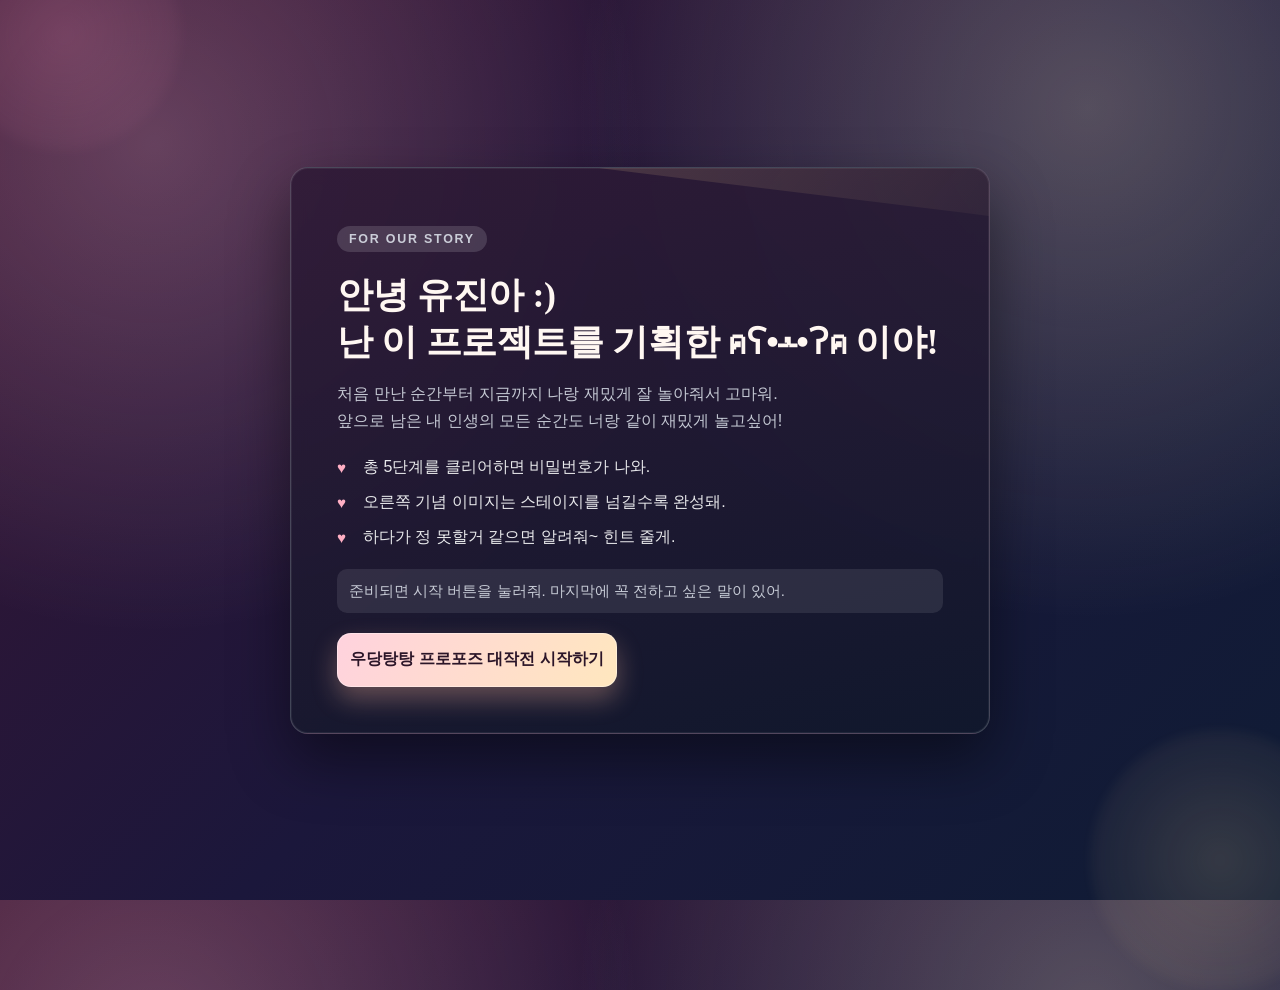
<file: index.html>
<!doctype html>
<html lang="ko">
<head>
  <meta charset="UTF-8" />
  <meta name="viewport" content="width=device-width, initial-scale=1.0" />
  <title>우당탕탕 프로포즈 대작전</title>
  <link rel="stylesheet" href="style.css" />
  <style>
    .proposal-landing {
      position: relative;
      align-items: center;
      overflow: hidden;
      background:
        radial-gradient(circle at 12% 16%, rgba(255, 194, 214, 0.25), transparent 36%),
        radial-gradient(circle at 85% 12%, rgba(255, 235, 194, 0.26), transparent 38%),
        linear-gradient(135deg, #3b1533 0%, #1b173b 52%, #0f1c35 100%);
      padding: clamp(16px, 5vw, 40px);
    }

    .proposal-landing::before,
    .proposal-landing::after {
      content: "";
      position: absolute;
      border-radius: 999px;
      opacity: 0.45;
      filter: blur(6px);
      pointer-events: none;
      animation: floatGlow 6s ease-in-out infinite;
    }

    .proposal-landing::before {
      width: 230px;
      height: 230px;
      background: radial-gradient(circle, rgba(255, 146, 190, 0.35), rgba(255, 146, 190, 0));
      top: -80px;
      left: -50px;
    }

    .proposal-landing::after {
      width: 260px;
      height: 260px;
      background: radial-gradient(circle, rgba(255, 218, 152, 0.35), rgba(255, 218, 152, 0));
      right: -70px;
      bottom: -90px;
      animation-delay: -3s;
    }

    .proposal-card {
      width: min(700px, 100%);
      padding: clamp(26px, 5vw, 46px);
      text-align: left;
      border: 1px solid rgba(255, 255, 255, 0.2);
      background: linear-gradient(165deg, rgba(47, 26, 54, 0.9), rgba(16, 24, 44, 0.9));
      box-shadow:
        0 26px 60px rgba(0, 0, 0, 0.45),
        inset 0 0 0 1px rgba(255, 255, 255, 0.06);
      backdrop-filter: blur(8px);
      position: relative;
      overflow: hidden;
      animation: cardRise 0.7s ease-out both;
    }

    .proposal-card::after {
      content: "";
      position: absolute;
      inset: -40% auto auto -12%;
      width: 140%;
      height: 42%;
      background: linear-gradient(
        120deg,
        rgba(255, 185, 207, 0.18) 0%,
        rgba(255, 218, 152, 0.18) 35%,
        rgba(255, 255, 255, 0) 100%
      );
      transform: rotate(7deg);
      pointer-events: none;
    }

    .proposal-card > * {
      position: relative;
      z-index: 1;
      opacity: 0;
      transform: translateY(14px);
      animation: contentRise 0.55s ease forwards;
    }

    .proposal-card > *:nth-child(1) {
      animation-delay: 0.08s;
    }

    .proposal-card > *:nth-child(2) {
      animation-delay: 0.16s;
    }

    .proposal-card > *:nth-child(3) {
      animation-delay: 0.24s;
    }

    .proposal-card > *:nth-child(4) {
      animation-delay: 0.32s;
    }

    .proposal-card > *:nth-child(5) {
      animation-delay: 0.4s;
    }

    .proposal-card > *:nth-child(6) {
      animation-delay: 0.48s;
    }

    .proposal-tag {
      display: inline-block;
      padding: 6px 12px;
      margin: 0 0 14px;
      border-radius: 999px;
      font-size: 0.78rem;
      letter-spacing: 0.14em;
      text-transform: uppercase;
      font-weight: 700;
      color: #fffaf0;
      background: rgba(255, 255, 255, 0.14);
      font-family: "Pretendard", "Apple SD Gothic Neo", "Noto Sans KR", sans-serif;
    }

    .proposal-card h1 {
      margin: 0 0 14px;
      line-height: 1.3;
      font-size: clamp(1.7rem, 4vw, 2.25rem);
      color: #fff7f2;
      font-family: "Nanum Myeongjo", "Noto Serif KR", "Times New Roman", serif;
      font-weight: 700;
      letter-spacing: -0.01em;
    }

    .proposal-lead {
      margin: 0 0 18px;
      line-height: 1.7;
      font-size: 1.02rem;
      color: rgba(255, 247, 242, 0.9);
      font-family: "Pretendard", "Apple SD Gothic Neo", "Noto Sans KR", sans-serif;
    }

    .proposal-points {
      list-style: none;
      padding: 0;
      margin: 0 0 20px;
      display: grid;
      gap: 10px;
      color: rgba(243, 244, 246, 0.95);
      font-family: "Pretendard", "Apple SD Gothic Neo", "Noto Sans KR", sans-serif;
    }

    .proposal-points li {
      position: relative;
      padding-left: 26px;
      line-height: 1.55;
    }

    .proposal-points li::before {
      content: "♥";
      position: absolute;
      left: 0;
      top: 1px;
      font-size: 0.95rem;
      color: #ffafc4;
    }

    .proposal-note {
      margin: 0 0 24px;
      padding: 10px 12px;
      border-radius: 10px;
      background: rgba(255, 255, 255, 0.09);
      color: rgba(255, 248, 240, 0.9);
      font-size: 0.94rem;
      line-height: 1.55;
      font-family: "Pretendard", "Apple SD Gothic Neo", "Noto Sans KR", sans-serif;
    }

    .proposal-start {
      width: min(280px, 100%);
      height: 54px;
      margin: 0;
      font-size: 1rem;
      border-radius: 14px;
      color: #2b1528;
      background: linear-gradient(120deg, #ffd2de 0%, #ffe7be 100%);
      box-shadow:
        0 12px 26px rgba(255, 188, 154, 0.33),
        0 0 0 1px rgba(255, 255, 255, 0.35) inset;
      transition: transform 0.18s ease, box-shadow 0.18s ease;
      font-family: "Pretendard", "Apple SD Gothic Neo", "Noto Sans KR", sans-serif;
    }

    .proposal-start:hover {
      transform: translateY(-2px);
      box-shadow:
        0 16px 30px rgba(255, 188, 154, 0.45),
        0 0 0 1px rgba(255, 255, 255, 0.4) inset;
    }

    .proposal-start:active {
      transform: translateY(0);
    }

    @keyframes cardRise {
      from {
        opacity: 0;
        transform: translateY(14px) scale(0.98);
      }

      to {
        opacity: 1;
        transform: translateY(0) scale(1);
      }
    }

    @keyframes contentRise {
      to {
        opacity: 1;
        transform: translateY(0);
      }
    }

    @keyframes floatGlow {
      0%,
      100% {
        transform: translateY(0);
      }

      50% {
        transform: translateY(16px);
      }
    }

    @media (max-width: 620px) {
      .proposal-card {
        border-radius: 16px;
      }

      .proposal-start {
        width: 100%;
      }
    }
  </style>
</head>
<body class="landing-page proposal-landing">
  <main class="landing-card proposal-card">
    <p class="proposal-tag">For Our Story</p>
    <h1>안녕 유진아 :)<br />난 이 프로젝트를 기획한 คʕ•ﻌ•ʔค 이야!</h1>
    <p class="proposal-lead">
      처음 만난 순간부터 지금까지 나랑 재밌게 잘 놀아줘서 고마워. <br />
      앞으로 남은 내 인생의 모든 순간도 너랑 같이 재밌게 놀고싶어!
    </p>
    <ul class="proposal-points">
      <li>총 5단계를 클리어하면 비밀번호가 나와.</li>
      <li>오른쪽 기념 이미지는 스테이지를 넘길수록 완성돼.</li>
      <li>하다가 정 못할거 같으면 알려줘~ 힌트 줄게.</li>
    </ul>
    <p class="proposal-note">준비되면 시작 버튼을 눌러줘. 마지막에 꼭 전하고 싶은 말이 있어.</p>
    <a class="landing-start proposal-start" href="puzzle.html">우당탕탕 프로포즈 대작전 시작하기</a>
  </main>
</body>
</html>
</file>
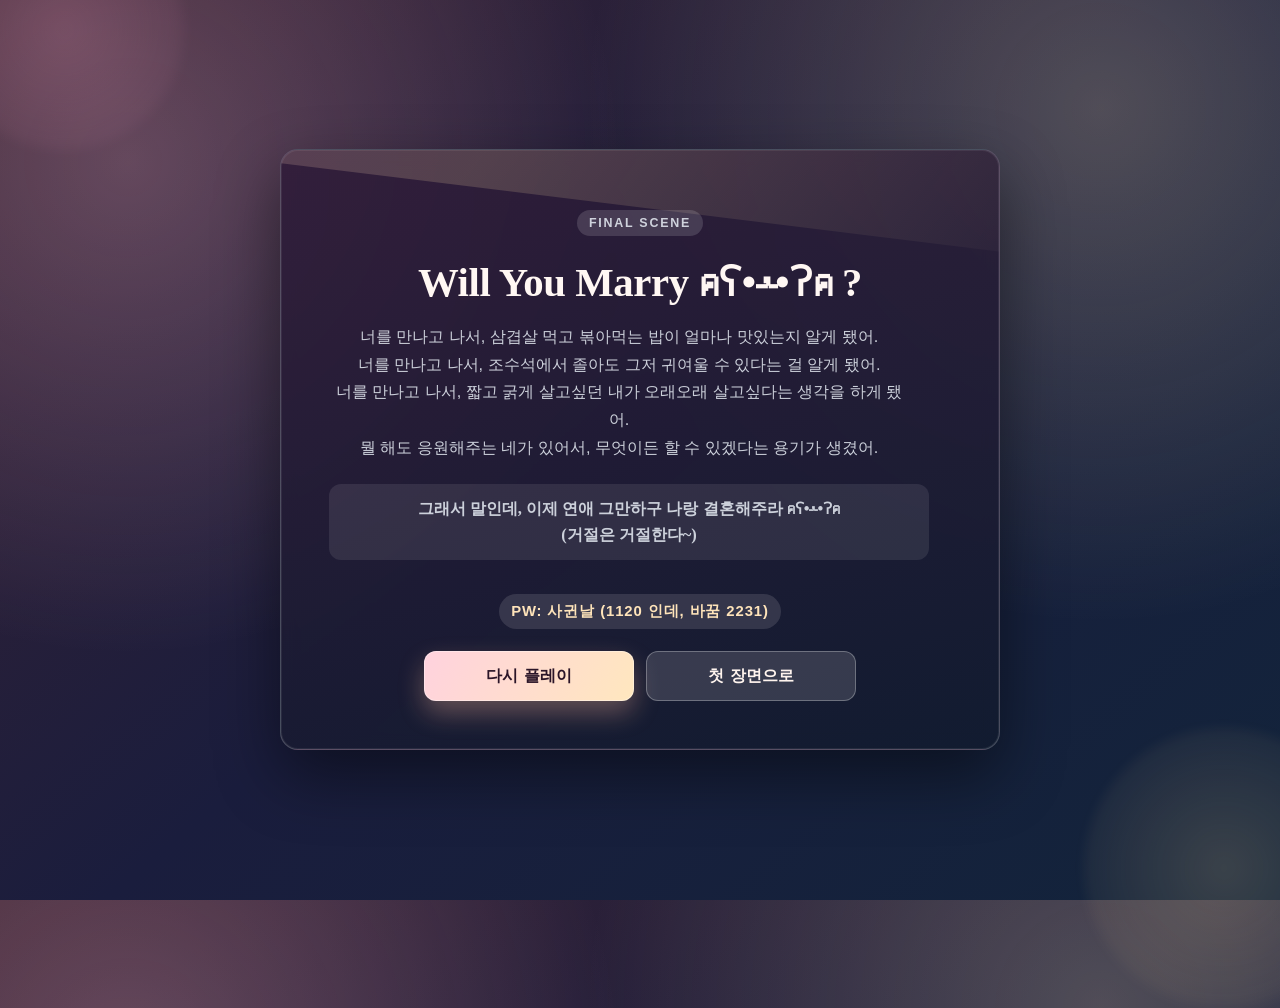
<file: ending.html>
<!doctype html>
<html lang="ko">
<head>
  <meta charset="UTF-8" />
  <meta name="viewport" content="width=device-width, initial-scale=1.0" />
  <title>>_<!</title>
  <link rel="stylesheet" href="style.css" />
  <style>
    .proposal-ending {
      position: relative;
      align-items: center;
      overflow: hidden;
      background:
        radial-gradient(circle at 10% 18%, rgba(255, 191, 210, 0.25), transparent 36%),
        radial-gradient(circle at 86% 12%, rgba(255, 228, 170, 0.24), transparent 38%),
        linear-gradient(140deg, #3a2233 0%, #1a1d3d 50%, #12243b 100%);
      padding: clamp(18px, 5vw, 42px);
    }

    .proposal-ending::before,
    .proposal-ending::after {
      content: "";
      position: absolute;
      border-radius: 999px;
      opacity: 0.5;
      filter: blur(6px);
      pointer-events: none;
      animation: endingFloat 7s ease-in-out infinite;
    }

    .proposal-ending::before {
      width: 240px;
      height: 240px;
      top: -90px;
      left: -56px;
      background: radial-gradient(circle, rgba(255, 164, 198, 0.35), rgba(255, 164, 198, 0));
    }

    .proposal-ending::after {
      width: 280px;
      height: 280px;
      right: -84px;
      bottom: -108px;
      background: radial-gradient(circle, rgba(255, 218, 149, 0.34), rgba(255, 218, 149, 0));
      animation-delay: -3.2s;
    }

    .ending-proposal-card {
      width: min(720px, 100%);
      padding: clamp(28px, 5vw, 48px);
      text-align: center;
      border: 1px solid rgba(255, 255, 255, 0.22);
      background: linear-gradient(165deg, rgba(48, 28, 57, 0.9), rgba(17, 27, 47, 0.9));
      box-shadow:
        0 26px 64px rgba(0, 0, 0, 0.45),
        inset 0 0 0 1px rgba(255, 255, 255, 0.07);
      backdrop-filter: blur(8px);
      position: relative;
      overflow: hidden;
      animation: endingCardRise 0.75s ease-out both;
    }

    .ending-proposal-card::before {
      content: "";
      position: absolute;
      inset: -30% auto auto -10%;
      width: 128%;
      height: 40%;
      background: linear-gradient(
        120deg,
        rgba(255, 191, 210, 0.19) 0%,
        rgba(255, 228, 170, 0.18) 38%,
        rgba(255, 255, 255, 0) 100%
      );
      transform: rotate(7deg);
      pointer-events: none;
    }

    .ending-proposal-card > * {
      position: relative;
      z-index: 1;
      opacity: 0;
      transform: translateY(14px);
      animation: endingContentRise 0.6s ease forwards;
    }

    .ending-proposal-card > *:nth-child(1) {
      animation-delay: 0.08s;
    }

    .ending-proposal-card > *:nth-child(2) {
      animation-delay: 0.16s;
    }

    .ending-proposal-card > *:nth-child(3) {
      animation-delay: 0.24s;
    }

    .ending-proposal-card > *:nth-child(4) {
      animation-delay: 0.32s;
    }

    .ending-proposal-card > *:nth-child(5) {
      animation-delay: 0.4s;
    }

    .ending-proposal-card > *:nth-child(6) {
      animation-delay: 0.48s;
    }

    .ending-tag {
      display: inline-block;
      margin: 0 0 14px;
      padding: 6px 12px;
      border-radius: 999px;
      letter-spacing: 0.14em;
      text-transform: uppercase;
      font-size: 0.78rem;
      font-weight: 700;
      color: #fffaf0;
      background: rgba(255, 255, 255, 0.14);
      font-family: "Pretendard", "Apple SD Gothic Neo", "Noto Sans KR", sans-serif;
    }

    .ending-proposal-card h1 {
      margin: 0 0 14px;
      font-size: clamp(1.85rem, 4.6vw, 2.55rem);
      line-height: 1.25;
      color: #fff7f3;
      font-family: "Nanum Myeongjo", "Noto Serif KR", "Times New Roman", serif;
      font-weight: 700;
      letter-spacing: -0.01em;
    }

    .ending-lead {
      margin: 0 auto 14px;
      max-width: 580px;
      font-size: 1.02rem;
      line-height: 1.7;
      color: rgba(255, 247, 243, 0.9);
      font-family: "Pretendard", "Apple SD Gothic Neo", "Noto Sans KR", sans-serif;
    }

    .ending-proposal-line {
      margin: 0 auto 18px;
      max-width: 600px;
      padding: 12px 14px;
      border-radius: 12px;
      background: rgba(255, 255, 255, 0.09);
      color: #fff5ea;
      line-height: 1.6;
      font-size: 1.03rem;
      font-family: "Nanum Myeongjo", "Noto Serif KR", "Times New Roman", serif;
      font-weight: 600;
    }

    .ending-password {
      margin: 0 auto 24px;
      display: inline-flex;
      align-items: center;
      gap: 8px;
      padding: 8px 12px;
      border-radius: 999px;
      background: rgba(255, 255, 255, 0.12);
      color: rgba(255, 247, 243, 0.95);
      font-family: "Pretendard", "Apple SD Gothic Neo", "Noto Sans KR", sans-serif;
      font-size: 0.93rem;
    }

    .ending-password strong {
      color: #ffe4ba;
      letter-spacing: 0.06em;
    }

    .ending-actions {
      gap: 12px;
    }

    .ending-primary {
      width: 210px;
      height: 50px;
      color: #2b1528;
      background: linear-gradient(120deg, #ffd2de 0%, #ffe7be 100%);
      box-shadow:
        0 12px 26px rgba(255, 188, 154, 0.33),
        0 0 0 1px rgba(255, 255, 255, 0.35) inset;
      transition: transform 0.18s ease, box-shadow 0.18s ease;
      margin: 0;
    }

    .ending-primary:hover {
      transform: translateY(-2px);
      box-shadow:
        0 16px 30px rgba(255, 188, 154, 0.45),
        0 0 0 1px rgba(255, 255, 255, 0.4) inset;
    }

    .ending-secondary {
      width: 210px;
      height: 50px;
      background: rgba(255, 255, 255, 0.14);
      box-shadow: inset 0 0 0 1px rgba(255, 255, 255, 0.28);
      color: #fff4ee;
      transition: transform 0.18s ease, background 0.18s ease;
    }

    .ending-secondary:hover {
      transform: translateY(-2px);
      background: rgba(255, 255, 255, 0.2);
    }

    @keyframes endingCardRise {
      from {
        opacity: 0;
        transform: translateY(14px) scale(0.98);
      }

      to {
        opacity: 1;
        transform: translateY(0) scale(1);
      }
    }

    @keyframes endingContentRise {
      to {
        opacity: 1;
        transform: translateY(0);
      }
    }

    @keyframes endingFloat {
      0%,
      100% {
        transform: translateY(0);
      }

      50% {
        transform: translateY(16px);
      }
    }

    @media (max-width: 620px) {
      .ending-primary,
      .ending-secondary {
        width: 100%;
      }
    }
  </style>
</head>
<body class="ending-page proposal-ending">
  <main class="ending-card ending-proposal-card">
    <p class="ending-tag">Final Scene</p>
    <h1>Will You Marry คʕ•ﻌ•ʔค ?</h1>
    <p class="ending-lead">
      너를 만나고 나서, 삼겹살 먹고 볶아먹는 밥이 얼마나 맛있는지 알게 됐어.<br />
      너를 만나고 나서, 조수석에서 졸아도 그저 귀여울 수 있다는 걸 알게 됐어.<br />
      너를 만나고 나서, 짧고 굵게 살고싶던 내가 오래오래 살고싶다는 생각을 하게 됐어.<br />
      뭘 해도 응원해주는 네가 있어서, 무엇이든 할 수 있겠다는 용기가 생겼어.<br />
    </p>
    <p class="ending-proposal-line">
      그래서 말인데, 이제 연애 그만하구 나랑 결혼해주라 คʕ•ﻌ•ʔค <br />
      (거절은 거절한다~)
    </p>
    <p class="ending-password"><strong>PW: 사귄날 (1120 인데, 바꿈 2231)</strong> </p>
    <div class="ending-actions">
      <a class="landing-start ending-primary" href="puzzle.html">다시 플레이</a>
      <a class="ending-link ending-secondary" href="index.html">첫 장면으로</a>
    </div>
  </main>
</body>
</html>
</file>
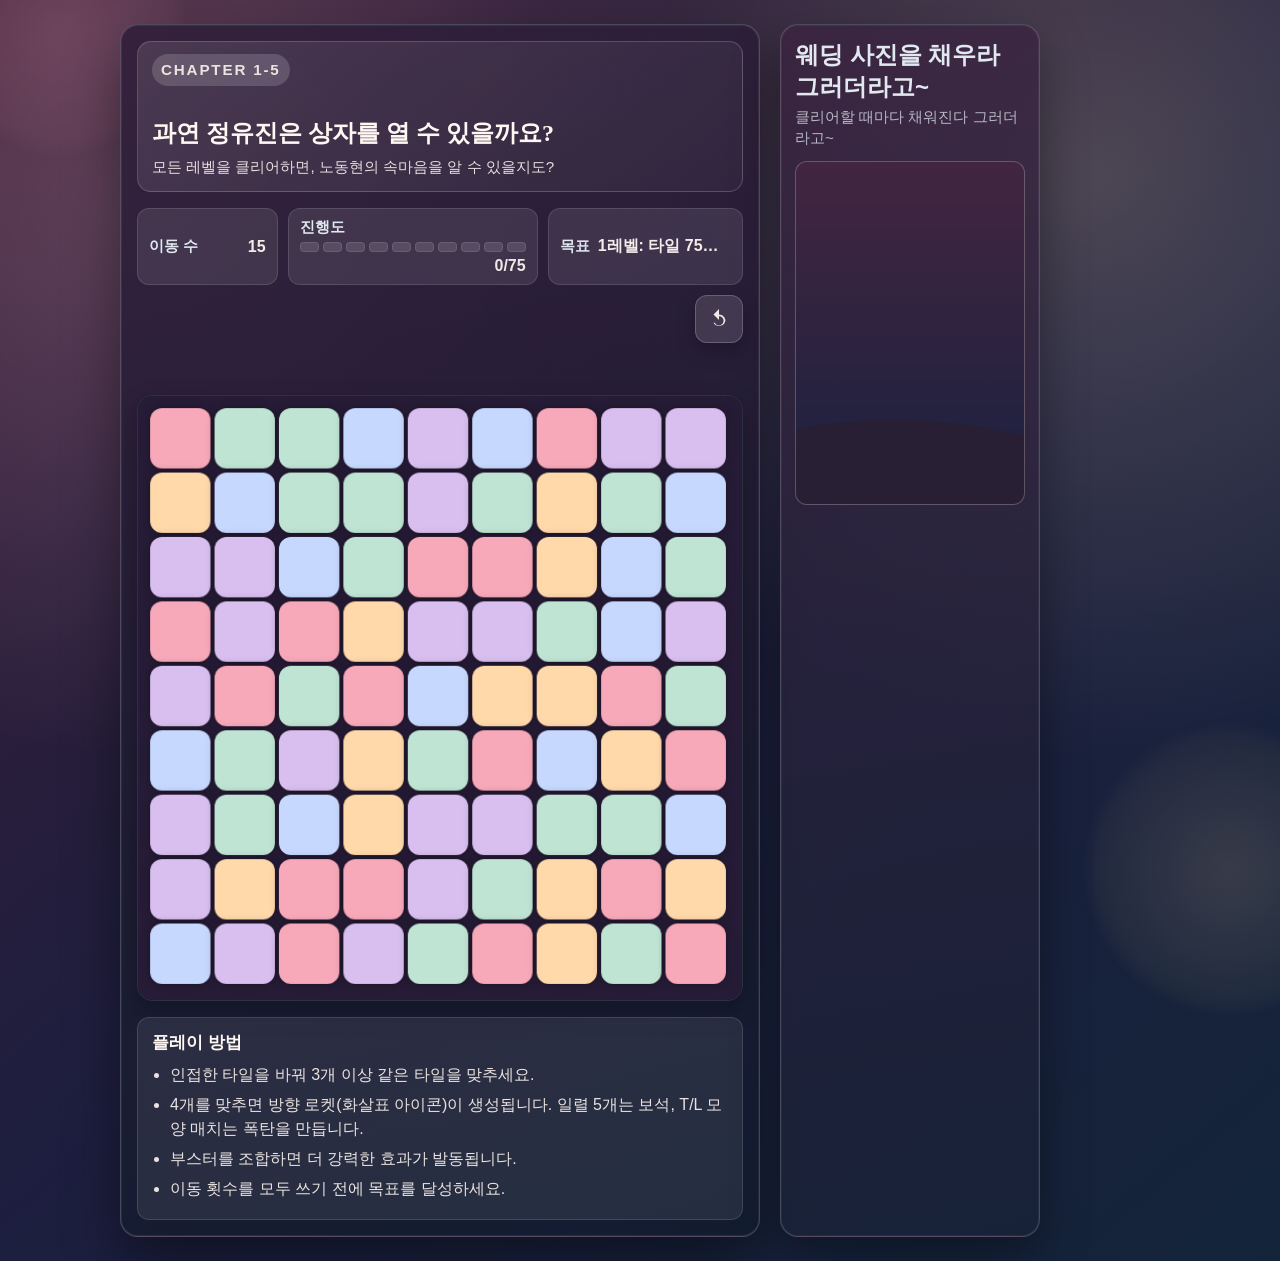
<file: puzzle.html>
<!doctype html>
<html lang="ko">
<head>
  <meta charset="UTF-8" />
  <meta name="viewport" content="width=device-width, initial-scale=1.0" />
  <title>우리의 추억 퍼즐 여정</title>
  <link rel="stylesheet" href="style.css" />
</head>
<body class="puzzle-page">
  <div class="app">
    <main class="container">
      <section class="puzzle-intro" aria-label="게임 소개">
        <p class="puzzle-intro__tag">Chapter 1-5</p>
        <h1><br />과연 정유진은 상자를 열 수 있을까요?</h1>
        <p>모든 레벨을 클리어하면, 노동현의 속마음을 알 수 있을지도?</p>
      </section>
      <header class="hud">
        <div class="hud__item hud__item--moves">
          <strong>이동 수</strong>
          <span id="moves" class="hud__value">0</span>
        </div>
        <div class="hud__item hud__progress hud__item--progress">
          <div class="hud__progress-label"><strong>진행도</strong></div>
          <div class="gauge" aria-label="진행도 게이지">
            <span class="gauge__cell"></span>
            <span class="gauge__cell"></span>
            <span class="gauge__cell"></span>
            <span class="gauge__cell"></span>
            <span class="gauge__cell"></span>
            <span class="gauge__cell"></span>
            <span class="gauge__cell"></span>
            <span class="gauge__cell"></span>
            <span class="gauge__cell"></span>
            <span class="gauge__cell"></span>
          </div>
          <div class="gauge__text"><span id="cleared">0</span>/<span id="target">0</span></div>
        </div>
        <div class="hud__item hud__item--objective">
          <strong>목표</strong>
          <span id="objective" class="hud__value hud__value--long"></span>
        </div>
        <button id="restartBtn" class="icon-button hud__restart" aria-label="현재 단계 다시하기" title="다시하기">
          <svg viewBox="0 0 24 24" role="img" aria-hidden="true">
            <path d="M12 5V1L6 7l6 6V9c2.76 0 5 2.24 5 5a5 5 0 0 1-5 5 5 5 0 0 1-4.58-3H6.1A7 7 0 0 0 19 14c0-3.87-3.13-7-7-7Z" />
          </svg>
        </button>
      </header>
      <div id="celebration" class="celebration" role="status" aria-live="polite"></div>
      <canvas id="gameCanvas" width="540" height="540" aria-label="매치-3 보드" role="img"></canvas>
      <section class="instructions">
        <h2>플레이 방법</h2>
        <ul>
        <li>인접한 타일을 바꿔 3개 이상 같은 타일을 맞추세요.</li>
        <li>
          4개를 맞추면 방향 로켓(화살표 아이콘)이 생성됩니다. 일렬 5개는 보석, T/L 모양 매치는 폭탄을 만듭니다.
        </li>
        <li>부스터를 조합하면 더 강력한 효과가 발동됩니다.</li>
        <li>이동 횟수를 모두 쓰기 전에 목표를 달성하세요.</li>
        </ul>
      </section>
    </main>
    <aside class="side-panel">
      <div class="side-panel__header">
        <h2>웨딩 사진을 채우라 그러더라고~</h2>
        <p>클리어할 때마다 채워진다 그러더라고~</p>
      </div>
      <canvas id="artCanvas" width="240" height="360" aria-label="레벨 기념 이미지"></canvas>
    </aside>
  </div>
  <script type="module" src="src/game.js"></script>
</body>
</html>
</file>
<file: style.css>
:root {
  --bg: #0f172a;
  --panel: #1e293b;
  --text: #e2e8f0;
  --accent: #38bdf8;
  --grid: #0b1325;
  --tile-radius: 12px;
  --shadow: 0 10px 25px rgba(0, 0, 0, 0.25);
}

* {
  box-sizing: border-box;
}

body {
  font-family: "Inter", system-ui, -apple-system, BlinkMacSystemFont, "Segoe UI", sans-serif;
  margin: 0;
  background: radial-gradient(circle at 20% 20%, #1e293b, #0f172a 50%);
  color: var(--text);
  display: flex;
  justify-content: center;
  align-items: flex-start;
  min-height: 100vh;
  padding: 24px;
}

.landing-page {
  align-items: center;
}

.landing-card {
  width: min(480px, 100%);
  padding: 28px 24px;
  border-radius: 18px;
  text-align: center;
  background: linear-gradient(160deg, rgba(30, 41, 59, 0.96), rgba(15, 23, 42, 0.96));
  box-shadow: 0 16px 40px rgba(0, 0, 0, 0.45);
}

.landing-card h1 {
  margin: 0;
  font-size: 1.6rem;
}

.landing-card p {
  margin: 12px 0 20px;
  color: rgba(226, 232, 240, 0.85);
}

.landing-start {
  display: grid;
  place-items: center;
  width: 180px;
  height: 48px;
  margin: 0 auto;
  border-radius: 12px;
  text-decoration: none;
  font-size: 1rem;
  font-weight: 700;
  color: #0f172a;
  background: linear-gradient(135deg, #7dd3fc, #67e8f9);
  box-shadow: 0 10px 25px rgba(14, 165, 233, 0.35);
}

.landing-start:focus-visible {
  outline: 2px solid #f8fafc;
  outline-offset: 3px;
}

.ending-page {
  align-items: center;
}

.ending-card {
  width: min(520px, 100%);
  padding: 30px 24px;
  border-radius: 18px;
  text-align: center;
  background: linear-gradient(160deg, rgba(30, 41, 59, 0.96), rgba(15, 23, 42, 0.96));
  box-shadow: 0 16px 40px rgba(0, 0, 0, 0.45);
}

.ending-card h1 {
  margin: 0;
  font-size: 1.8rem;
}

.ending-card p {
  margin: 12px 0 22px;
  color: rgba(226, 232, 240, 0.88);
}

.ending-actions {
  display: flex;
  justify-content: center;
  flex-wrap: wrap;
  gap: 10px;
}

.ending-link {
  display: grid;
  place-items: center;
  width: 180px;
  height: 48px;
  border-radius: 12px;
  text-decoration: none;
  font-size: 1rem;
  font-weight: 700;
  color: #e2e8f0;
  background: rgba(148, 163, 184, 0.2);
  box-shadow: inset 0 0 0 1px rgba(226, 232, 240, 0.22);
}

.ending-link:focus-visible {
  outline: 2px solid #f8fafc;
  outline-offset: 3px;
}

.puzzle-page {
  position: relative;
  overflow-x: hidden;
  font-family: "Pretendard", "Apple SD Gothic Neo", "Noto Sans KR", sans-serif;
  background:
    radial-gradient(circle at 12% 16%, rgba(255, 191, 211, 0.22), transparent 36%),
    radial-gradient(circle at 86% 14%, rgba(255, 228, 170, 0.2), transparent 38%),
    linear-gradient(140deg, #3c1f36 0%, #1d1e3f 52%, #132439 100%);
}

.puzzle-page::before,
.puzzle-page::after {
  content: "";
  position: fixed;
  border-radius: 999px;
  pointer-events: none;
  filter: blur(8px);
  opacity: 0.45;
  z-index: 0;
  animation: puzzleFloat 7s ease-in-out infinite;
}

.puzzle-page::before {
  width: 240px;
  height: 240px;
  top: -90px;
  left: -60px;
  background: radial-gradient(circle, rgba(255, 163, 197, 0.32), rgba(255, 163, 197, 0));
}

.puzzle-page::after {
  width: 280px;
  height: 280px;
  right: -90px;
  bottom: -110px;
  background: radial-gradient(circle, rgba(255, 221, 155, 0.32), rgba(255, 221, 155, 0));
  animation-delay: -3.2s;
}

.puzzle-page .app {
  position: relative;
  z-index: 1;
  max-width: 1040px;
  gap: 20px;
}

.puzzle-page .container {
  border-radius: 18px;
  border: 1px solid rgba(255, 255, 255, 0.2);
  background: linear-gradient(165deg, rgba(49, 30, 58, 0.9), rgba(18, 28, 48, 0.9));
  box-shadow:
    0 26px 56px rgba(0, 0, 0, 0.42),
    inset 0 0 0 1px rgba(255, 255, 255, 0.07);
}

.puzzle-page .side-panel {
  border-radius: 18px;
  border: 1px solid rgba(255, 255, 255, 0.18);
  background: linear-gradient(170deg, rgba(58, 34, 63, 0.75), rgba(24, 34, 55, 0.78));
  box-shadow:
    0 20px 48px rgba(0, 0, 0, 0.36),
    inset 0 0 0 1px rgba(255, 255, 255, 0.05);
}

.puzzle-intro {
  margin-bottom: 14px;
  padding: 12px 14px;
  border-radius: 14px;
  border: 1px solid rgba(255, 255, 255, 0.18);
  background: linear-gradient(140deg, rgba(255, 255, 255, 0.11), rgba(255, 255, 255, 0.03));
}

.puzzle-intro__tag {
  display: inline-block;
  margin: 0 0 8px;
  padding: 4px 9px;
  border-radius: 999px;
  text-transform: uppercase;
  letter-spacing: 0.12em;
  font-size: 0.72rem;
  font-weight: 700;
  color: #fff7f0;
  background: rgba(255, 255, 255, 0.16);
}

.puzzle-intro h1 {
  margin: 0 0 6px;
  font-size: clamp(1.22rem, 2.8vw, 1.5rem);
  line-height: 1.3;
  color: #fff7f2;
  font-family: "Nanum Myeongjo", "Noto Serif KR", "Times New Roman", serif;
}

.puzzle-intro p {
  margin: 0;
  color: rgba(255, 247, 242, 0.88);
  line-height: 1.6;
  font-size: 0.95rem;
}

.puzzle-page .hud {
  padding-top: 2px;
  display: grid;
  grid-template-columns: minmax(110px, 0.9fr) minmax(220px, 1.6fr) minmax(180px, 1.25fr);
  grid-template-areas:
    "moves progress objective"
    ". . restart";
  align-items: stretch;
  row-gap: 8px;
  gap: 10px;
}

.puzzle-page .hud strong {
  white-space: nowrap;
  font-size: 0.93rem;
}

.puzzle-page .hud__item--moves {
  grid-area: moves;
}

.puzzle-page .hud__item--progress {
  grid-area: progress;
}

.puzzle-page .hud__item--objective {
  grid-area: objective;
}

.puzzle-page .hud__item {
  min-height: 48px;
  padding: 10px 12px;
  display: flex;
  align-items: center;
  gap: 8px;
  min-width: 0;
  border-radius: 12px;
  background: rgba(255, 255, 255, 0.09);
  box-shadow: inset 0 0 0 1px rgba(255, 255, 255, 0.12);
}

.puzzle-page .hud__value {
  margin-left: auto;
  text-align: right;
  font-weight: 700;
  color: rgba(255, 247, 242, 0.95);
}

.puzzle-page .hud__value--long {
  max-width: 100%;
  white-space: nowrap;
  overflow: hidden;
  text-overflow: ellipsis;
}

.puzzle-page .hud__progress {
  min-width: 0;
  gap: 5px;
  justify-content: center;
  align-items: stretch;
}

.puzzle-page .hud__progress .gauge {
  width: 100%;
}

.puzzle-page .gauge__cell {
  background: rgba(255, 255, 255, 0.12);
  box-shadow: inset 0 0 0 1px rgba(255, 255, 255, 0.1);
}

.puzzle-page .gauge__cell.filled {
  background: linear-gradient(135deg, #ffc7d7, #ffe2af);
  box-shadow: 0 0 0 1px rgba(255, 255, 255, 0.2);
}

.puzzle-page .gauge__text {
  color: rgba(255, 247, 243, 0.92);
}

.puzzle-page .icon-button {
  width: 48px;
  height: 48px;
  margin: 0;
  background: rgba(255, 255, 255, 0.12);
  color: rgba(255, 247, 243, 0.92);
  box-shadow:
    0 8px 20px rgba(0, 0, 0, 0.25),
    inset 0 0 0 1px rgba(255, 255, 255, 0.2);
}

.puzzle-page .hud__restart {
  grid-area: restart;
  justify-self: end;
  align-self: start;
}

.puzzle-page .icon-button:hover {
  background: rgba(255, 255, 255, 0.2);
}

.puzzle-page .celebration {
  background: linear-gradient(135deg, rgba(255, 166, 195, 0.36), rgba(255, 225, 164, 0.33));
  color: #fff9f3;
  box-shadow: 0 10px 26px rgba(0, 0, 0, 0.32);
}

.puzzle-page canvas {
  border: 1px solid rgba(255, 255, 255, 0.13);
}

.puzzle-page #artCanvas {
  background: linear-gradient(160deg, rgba(255, 196, 213, 0.16), rgba(255, 226, 171, 0.12));
  box-shadow: inset 0 0 0 1px rgba(255, 255, 255, 0.12);
}

.puzzle-page .instructions {
  border: 1px solid rgba(255, 255, 255, 0.12);
  background: rgba(255, 255, 255, 0.08);
}

.puzzle-page .instructions h2 {
  color: #fff7f2;
}

.puzzle-page .instructions ul {
  color: rgba(255, 247, 242, 0.9);
}

@media (max-width: 930px) {
  .puzzle-page .hud {
    grid-template-columns: minmax(105px, 0.95fr) minmax(180px, 1.45fr) minmax(150px, 1.2fr);
  }
}

@media (max-width: 760px) {
  .puzzle-page .hud {
    grid-template-columns: repeat(2, minmax(0, 1fr));
    grid-template-areas:
      "moves objective"
      "progress progress"
      ". restart";
  }
}

@media (max-width: 620px) {
  .puzzle-page .hud {
    grid-template-columns: 1fr;
    grid-template-areas:
      "moves"
      "progress"
      "objective"
      "restart";
  }

  .puzzle-page .hud__restart {
    justify-self: start;
  }
}

@keyframes puzzleFloat {
  0%,
  100% {
    transform: translateY(0);
  }

  50% {
    transform: translateY(16px);
  }
}

.app {
  display: grid;
  grid-template-columns: minmax(0, 640px) 260px;
  gap: 18px;
  width: 100%;
  max-width: 980px;
}

.container {
  background: var(--panel);
  border-radius: 16px;
  padding: 16px;
  box-shadow: var(--shadow);
  width: 100%;
}

.side-panel {
  background: rgba(255, 255, 255, 0.04);
  border-radius: 16px;
  padding: 14px;
  box-shadow: var(--shadow);
  display: flex;
  flex-direction: column;
  gap: 12px;
  max-height: 100%;
}

.side-panel__header h2 {
  margin: 0 0 4px;
}

.side-panel__header p {
  margin: 0;
  color: rgba(226, 232, 240, 0.75);
  font-size: 0.95rem;
}

#artCanvas {
  width: 100%;
  height: auto;
  border-radius: 12px;
  background: linear-gradient(160deg, rgba(255, 255, 255, 0.04), rgba(255, 255, 255, 0.08));
  box-shadow: inset 0 0 0 1px rgba(255, 255, 255, 0.06);
}

.hud {
  display: flex;
  justify-content: space-between;
  gap: 12px;
  padding: 8px 0 16px;
  flex-wrap: wrap;
  align-items: center;
}

.hud__item {
  background: rgba(255, 255, 255, 0.04);
  padding: 8px 12px;
  border-radius: 12px;
  box-shadow: inset 0 0 0 1px rgba(255, 255, 255, 0.04);
}

.hud__progress {
  display: flex;
  flex-direction: column;
  gap: 6px;
  min-width: 200px;
}

.hud__progress-label {
  display: flex;
  align-items: center;
  justify-content: space-between;
  gap: 8px;
}

.gauge {
  display: grid;
  grid-template-columns: repeat(10, 1fr);
  gap: 4px;
  width: 100%;
}

.gauge__cell {
  height: 10px;
  border-radius: 4px;
  background: rgba(255, 255, 255, 0.08);
  box-shadow: inset 0 0 0 1px rgba(255, 255, 255, 0.05);
  transition: background 0.2s ease;
}

.gauge__cell.filled {
  background: linear-gradient(135deg, var(--accent), #f472b6);
  box-shadow: 0 0 0 1px rgba(255, 255, 255, 0.12);
}

.gauge__text {
  font-weight: 700;
  text-align: right;
  color: rgba(226, 232, 240, 0.9);
}

.icon-button {
  border: none;
  background: rgba(255, 255, 255, 0.08);
  color: var(--text);
  width: 44px;
  height: 44px;
  border-radius: 12px;
  display: grid;
  place-items: center;
  box-shadow: var(--shadow);
  cursor: pointer;
  transition: transform 0.1s ease, background 0.2s ease;
}

.icon-button svg {
  width: 22px;
  height: 22px;
  fill: currentColor;
}

.icon-button:active {
  transform: scale(0.95);
}

.celebration {
  margin: 4px 0 12px;
  padding: 10px 12px;
  border-radius: 12px;
  background: linear-gradient(135deg, rgba(56, 189, 248, 0.28), rgba(244, 114, 182, 0.22));
  color: #f8fafc;
  font-weight: 800;
  letter-spacing: 0.01em;
  opacity: 0;
  transform: translateY(-8px);
  transition: opacity 0.25s ease, transform 0.25s ease;
  text-align: center;
  box-shadow: 0 10px 30px rgba(0, 0, 0, 0.35);
}

.celebration.is-visible {
  opacity: 1;
  transform: translateY(0);
}

canvas {
  background: var(--grid);
  border-radius: 16px;
  width: 100%;
  height: auto;
  display: block;
  box-shadow: var(--shadow);
  touch-action: none;
}

.instructions {
  margin-top: 16px;
  background: rgba(255, 255, 255, 0.04);
  padding: 12px 14px;
  border-radius: 12px;
  line-height: 1.5;
}

.instructions h2 {
  margin: 0 0 8px;
  font-size: 1.05rem;
}

.instructions ul {
  padding-left: 18px;
  margin: 0;
  color: rgba(226, 232, 240, 0.9);
}

.instructions li {
  margin-bottom: 6px;
}

@media (max-width: 980px) {
  .app {
    grid-template-columns: 1fr;
  }

  .side-panel {
    order: -1;
  }
}
</file>
